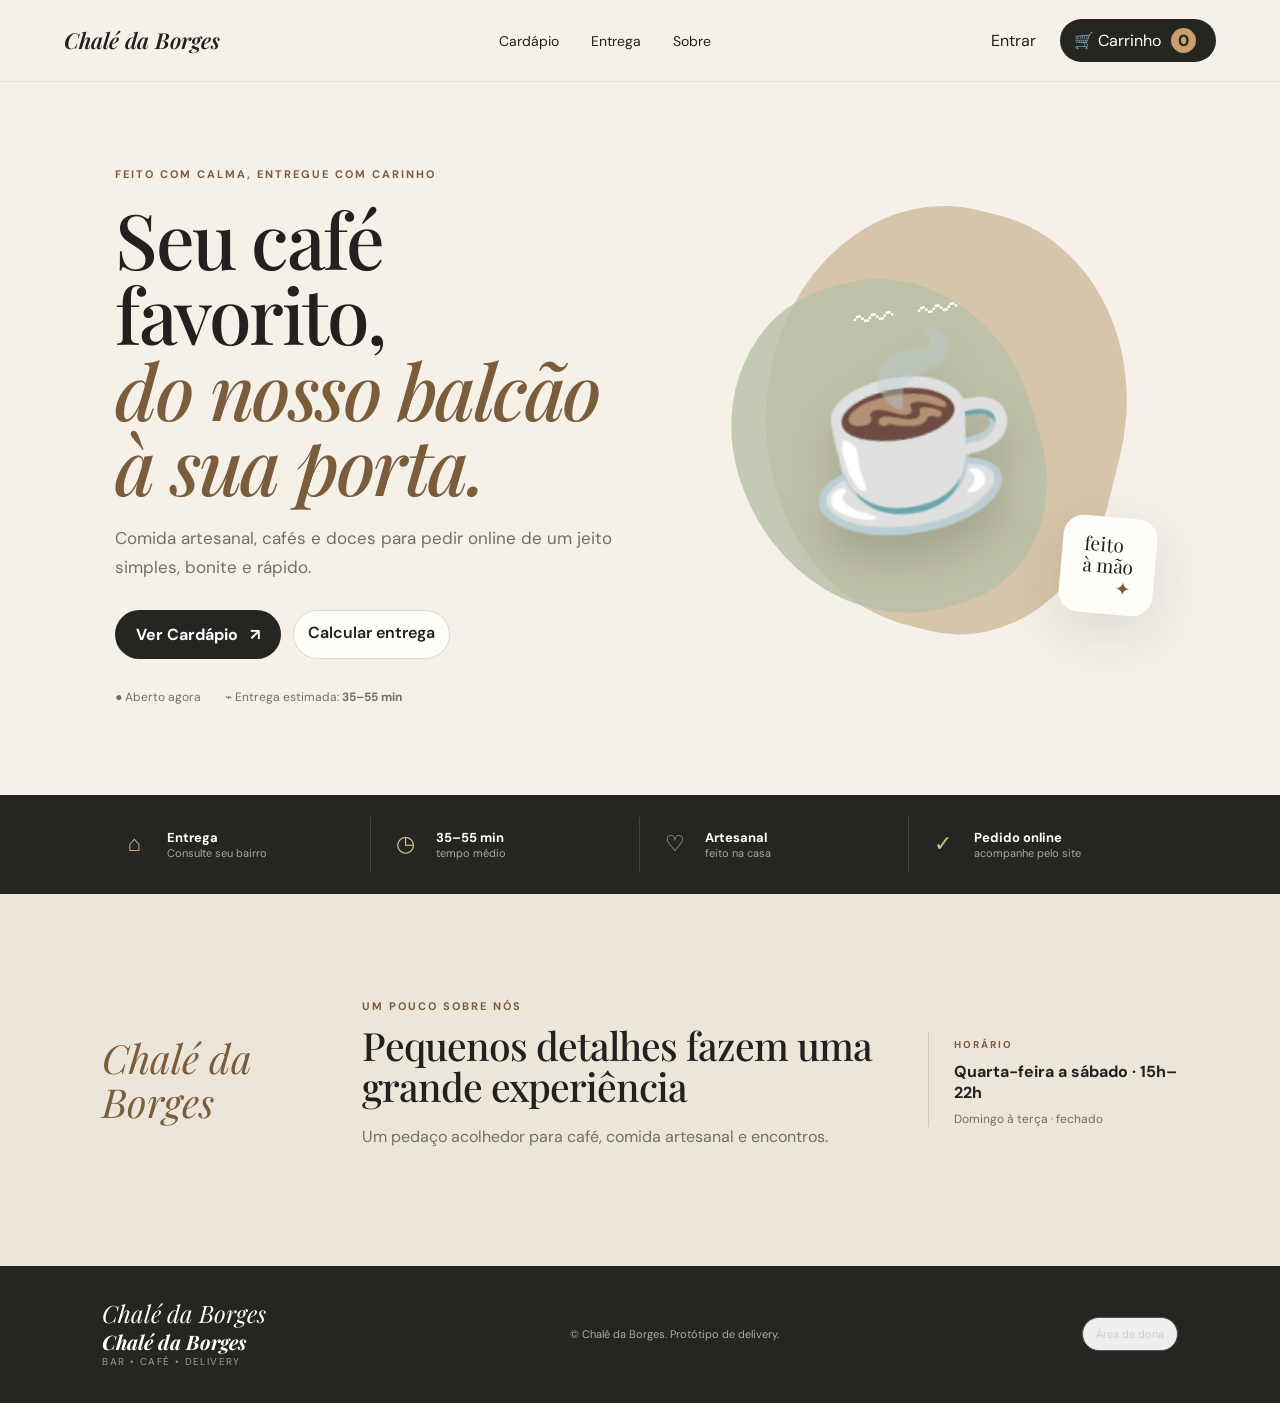
<file: index.html>
<!DOCTYPE html>
<html lang="pt-BR">
<head>
  <meta charset="UTF-8" />
  <meta name="viewport" content="width=device-width, initial-scale=1.0" />
  <meta name="theme-color" content="#1f1f1d" />
  <title>Chalé da Borges — Delivery</title>
  <link rel="preconnect" href="https://fonts.googleapis.com">
  <link rel="preconnect" href="https://fonts.gstatic.com" crossorigin>
  <link href="https://fonts.googleapis.com/css2?family=DM+Sans:wght@400;500;600;700&family=Playfair+Display:wght@500;600;700&display=swap" rel="stylesheet">
  <link rel="stylesheet" href="style.css" />
</head>
<body>
  <div class="toast" id="toast" aria-live="polite"></div>
  <header class="topbar">
    <a class=" brand" href="index.html">

        <strong id="brandName">Chalé da Borges</strong>
        <small id="bar • café • delivery"></small>
      </span>
    </a>
    <nav class="main-nav">
      <a href="cardapio.html">Cardápio</a>
      <a href="entrega.html">Entrega</a>
      <a href="#sobre">Sobre</a>

    </nav> 

    <div class="top-actions">
      <a class="icon-btn" id="loginBtn" href="login.html">Entrar</a>
      <button class="cart-btn" id="cartBtn">
        <span>🛒</span> Carrinho <b id="cartCount">0</b>
      </button>
      <button class="menu-btn" id="menuBtn" aria-label="Abrir menu">☰</button>
    </div>
  </header>

  <main>
    <section class="hero">
      <div class="hero-copy">
        <span class="eyebrow"> feito com calma, entregue com carinho </span>
        <h1>Seu café favorito,<br><em> do nosso balcão à sua porta.</em></h1>
        <p>Comida artesanal, cafés e doces para pedir online de um jeito simples, bonite e rápido. </p>
        <div class="hero-actions">
          <a class="primary-btn" href="cardapio.html">Ver Cardápio <span>↗</span></a>
          <a class="ghost-btn" href="entrega.html">Calcular entrega</a>

        </div>
                <div class="hero-meta">
          <span>● Aberto agora</span>
          <span>⌁ Entrega estimada: <strong id="heroEta">35–55 min</strong></span>
        </div>
      </div>
      <div class="hero-art">
        <div class="blob blob-one"></div>
        <div class="blob blob-two"></div>
        <div class="coffee-cup">
          <div class="cup-steam">〰 〰</div>
          <div class="cup"  >☕</div>
        </div>
        <div class="floating-note">feito<br>à mão<span>✦</span></div>
    </section>
     <section class="quick-info">
      <div><span>⌂</span><strong>Entrega</strong><small>Consulte seu bairro</small></div>
      <div><span>◷</span><strong id="infoEta">35–55 min</strong><small>tempo médio</small></div>
      <div><span>♡</span><strong>Artesanal</strong><small>feito na casa</small></div>
      <div><span>✓</span><strong>Pedido online</strong><small>acompanhe pelo site</small></div>
    </section>

    <section class="about-section" id="sobre">
      <div class= "about-mark">Chalé da Borges </div>
      <div>
        <span class="eyebrow">um pouco sobre nós</span>
        <h2>Pequenos detalhes fazem uma grande experiência</h2>
        <p id="aboutText">Um pedaço acolhedor para café, comida artesanal e encontros.</p>
      </div>
      <div class="hours">
        <span>HORÁRIO</span>
        <strong id="hoursText">Quarta-feira a sábado · 15h–22h</strong>
        <small>Domingo à terça · fechado</small>
      </div>
      </section>
    </main>

    <footer>
    <div class="footer-brand"><span class="brand-mark">Chalé da Borges</span><div><strong id="footerName">Chalé da Borges</strong><small>bar • café • delivery</small></div></div>
    <p>© <span id="year"></span> Chalé da Borges. Protótipo de delivery.</p>
    <button class="admin-link" id="adminBtn">Área da dona</button>
    </footer>

    </body>
    </html>
</file>
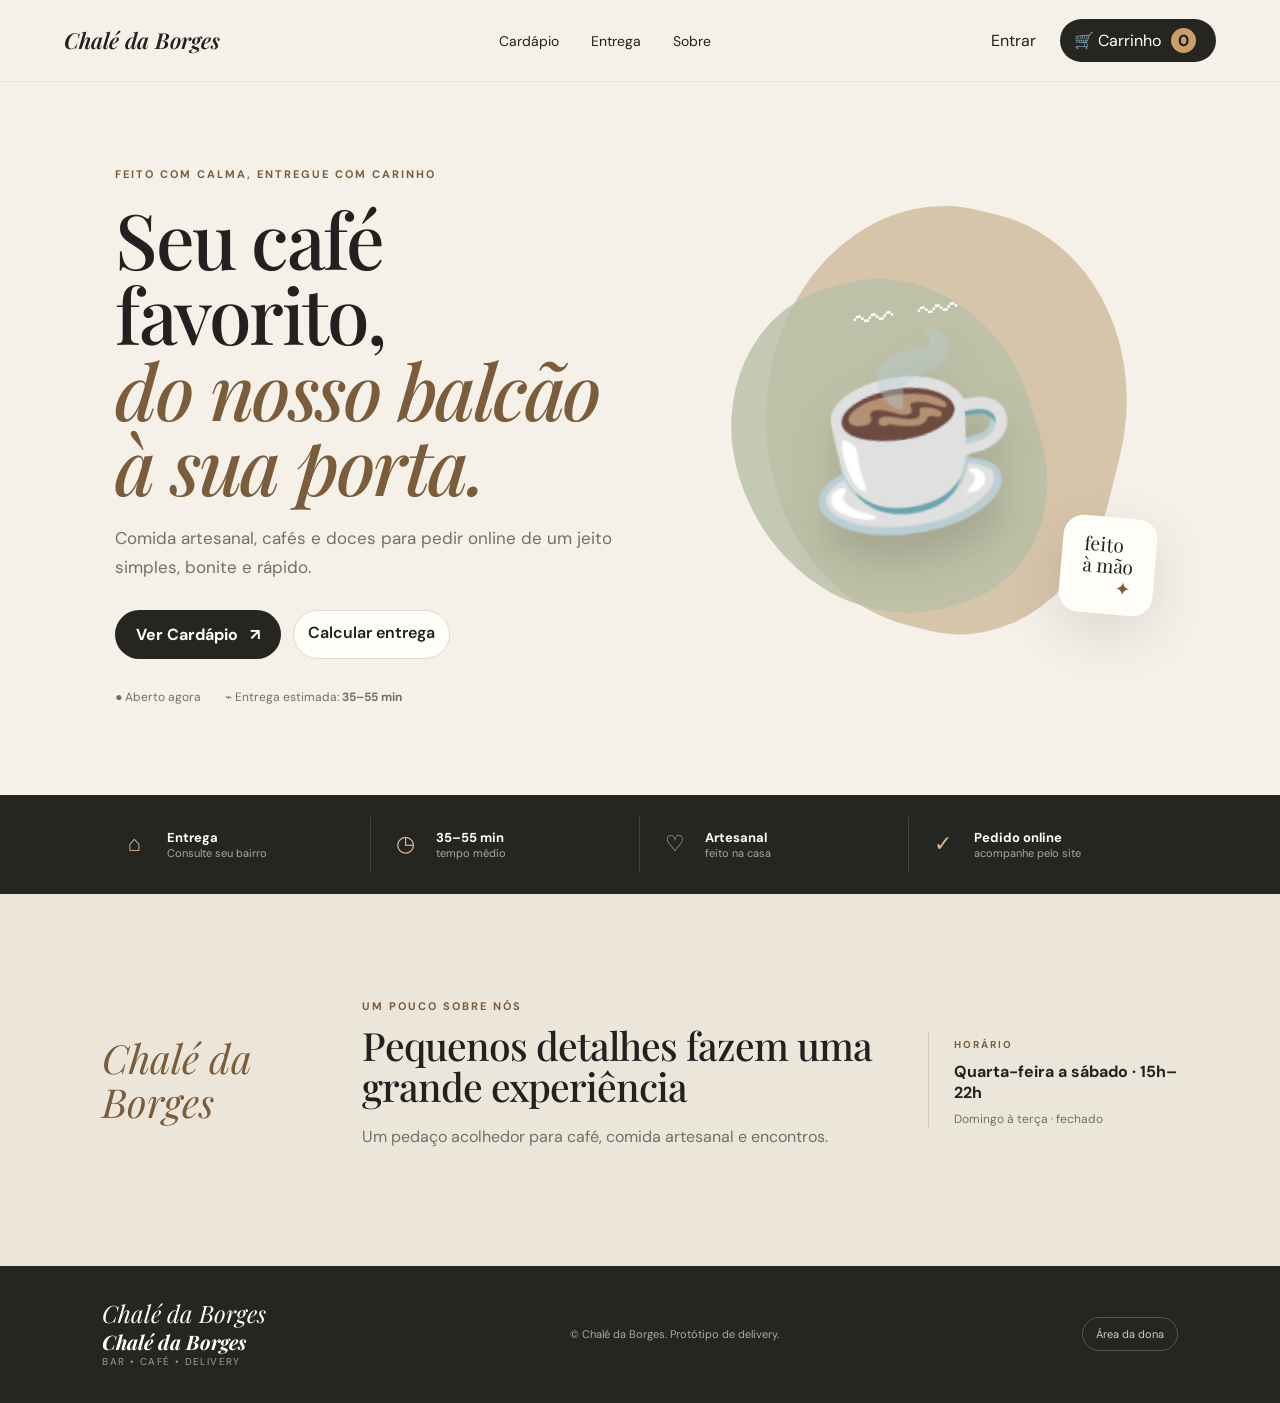
<file: html/index.html>
<!DOCTYPE html>
<html lang="pt-BR">
<head>
  <meta charset="UTF-8" />
  <meta name="viewport" content="width=device-width, initial-scale=1.0" />
  <meta name="theme-color" content="#1f1f1d" />
  <title>Chalé da Borges — Delivery</title>
  <link rel="preconnect" href="https://fonts.googleapis.com">
  <link rel="preconnect" href="https://fonts.gstatic.com" crossorigin>
  <link href="https://fonts.googleapis.com/css2?family=DM+Sans:wght@400;500;600;700&family=Playfair+Display:wght@500;600;700&display=swap" rel="stylesheet">
  <link rel="stylesheet" href="../style.css">
</head>
<body>
  <div class="toast" id="toast" aria-live="polite"></div>
  <header class="topbar">
    <a class=" brand" href="index.html">

        <strong id="brandName">Chalé da Borges</strong>
        <small id="bar • café • delivery"></small>
      </span>
    </a>
    <nav class="main-nav">
      <a href="cardapio.html">Cardápio</a>
      <a href="entrega.html">Entrega</a>
      <a href="#sobre">Sobre</a>

    </nav> 

    <div class="top-actions">
      <a class="icon-btn" id="loginBtn" href="login.html">Entrar</a>
      <button class="cart-btn" id="cartBtn">
        <span>🛒</span> Carrinho <b id="cartCount">0</b>
      </button>
      <button class="menu-btn" id="menuBtn" aria-label="Abrir menu">☰</button>
    </div>
  </header>

  <main>
    <section class="hero">
      <div class="hero-copy">
        <span class="eyebrow"> feito com calma, entregue com carinho </span>
        <h1>Seu café favorito,<br><em> do nosso balcão à sua porta.</em></h1>
        <p>Comida artesanal, cafés e doces para pedir online de um jeito simples, bonite e rápido. </p>
        <div class="hero-actions">
          <a class="primary-btn" href="cardapio.html">Ver Cardápio <span>↗</span></a>
          <a class="ghost-btn" href="entrega.html">Calcular entrega</a>

        </div>
                <div class="hero-meta">
          <span>● Aberto agora</span>
          <span>⌁ Entrega estimada: <strong id="heroEta">35–55 min</strong></span>
        </div>
      </div>
      <div class="hero-art">
        <div class="blob blob-one"></div>
        <div class="blob blob-two"></div>
        <div class="coffee-cup">
          <div class="cup-steam">〰 〰</div>
          <div class="cup"  >☕</div>
        </div>
        <div class="floating-note">feito<br>à mão<span>✦</span></div>
    </section>
     <section class="quick-info">
      <div><span>⌂</span><strong>Entrega</strong><small>Consulte seu bairro</small></div>
      <div><span>◷</span><strong id="infoEta">35–55 min</strong><small>tempo médio</small></div>
      <div><span>♡</span><strong>Artesanal</strong><small>feito na casa</small></div>
      <div><span>✓</span><strong>Pedido online</strong><small>acompanhe pelo site</small></div>
    </section>

    <section class="about-section" id="sobre">
      <div class= "about-mark">Chalé da Borges </div>
      <div>
        <span class="eyebrow">um pouco sobre nós</span>
        <h2>Pequenos detalhes fazem uma grande experiência</h2>
        <p id="aboutText">Um pedaço acolhedor para café, comida artesanal e encontros.</p>
      </div>
      <div class="hours">
        <span>HORÁRIO</span>
        <strong id="hoursText">Quarta-feira a sábado · 15h–22h</strong>
        <small>Domingo à terça · fechado</small>
      </div>
      </section>
    </main>

    <footer>
    <div class="footer-brand"><span class="brand-mark">Chalé da Borges</span><div><strong id="footerName">Chalé da Borges</strong><small>bar • café • delivery</small></div></div>
    <p>© <span id="year"></span> Chalé da Borges. Protótipo de delivery.</p>
    <a class="admin-link" href="admin.html">Área da dona</a>
    </footer>

    </body>
    </html>
</file>
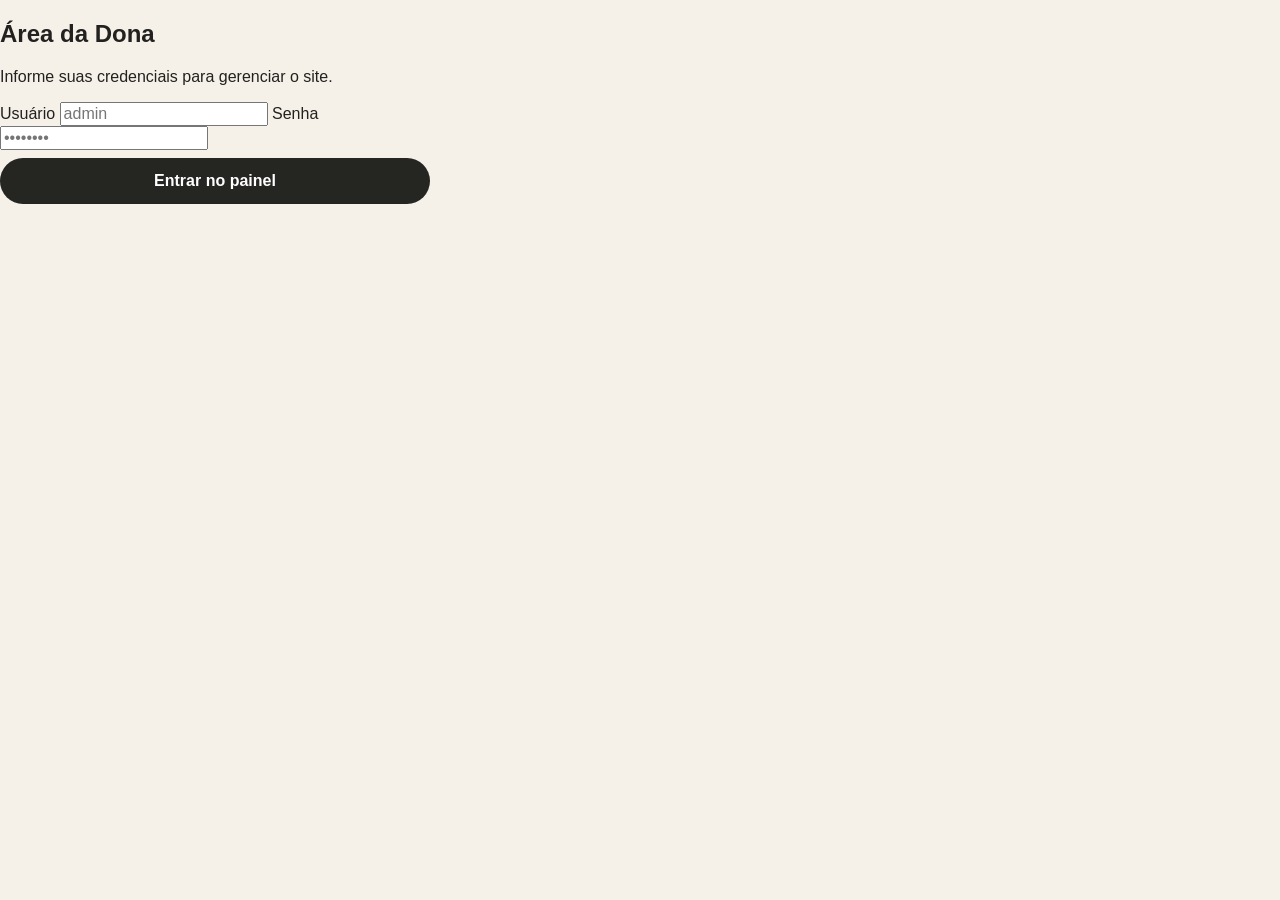
<file: admin.html>
<!DOCTYPE html>
<html lang="pt-BR">
<head>
  <meta charset="UTF-8">
  <meta name="viewport" content="width=device-width, initial-scale=1.0">
  <title>Área da Dona - Chalé da Borges</title>
  <link rel="stylesheet" href="style.css">
</head>
<body>

    <main class="authcontainer" id="adminLoginSection">
        <div class="auth-card small-modal">
            <h2>Área da Dona</h2>
            <p>Informe suas credenciais para gerenciar o site.</p>

            <form id="adminLoginForm">
                <label for="adminUser">Usuário
                    <input type="text" id="adminUser" placeholder="admin" required>
                </label>

                <label for="adminPass">Senha
                    <input type="text" id="adminPass" placeholder="••••••••" required>
            </label>

            <button type="submit" class="primary-btn full">Entrar no painel</button>
            </form>
        </div>
    </main>

    <main class="admin-container" id="adminDashboardSection" hidden>
        <div class="modal admin-modal">

            <div class="admin-header">
                <div>
                    <span class="eyebrow" >Painel Local</span>
                    <h2>Área da dona</h2>
                </div>
                <div style="display: flex; gap: 10px; align-items: center;">
                <span class="admin-badge">DEMO</span>
                <button id="logoutBtn" class="danger-btn">Sair</button>
            </div>
        </div>
        <div class="admin-tabs";>
        <button class="active" data-admin-tab="business">Estabelecimento</button>
        <button data-admin-tab="delivery">Entrega</button>
        <button data-admin-tab="items">Cardápio</button>
        </div>

        <div class="admin-panel active" id="admin-business">
            <div class="form-grid">
                <label for="adminName">Nome
                <input id="adminName">
                </label>

                <label for="adminTagline">Subtítulo
            <input id="adminTagline">
          </label>
          
          <label for="adminAbout" class="wide">Descrição
            <textarea id="adminAbout"></textarea>
          </label>
          
          <label for="adminHours">Horário
            <input id="adminHours">
          </label>
          
          <label for="adminEta">Tempo de entrega
            <input id="adminEta">
          </label>
        </div>
        <button class="primary-btn" id="saveBusiness">Salvar informações</button>
      </div>
 <div class="admin-panel" id="admin-delivery">
        <div class="form-grid">
          <label for="adminBaseFee">Taxa base (R$)
            <input type="number" step="0.50" id="adminBaseFee">
          </label>
          
          <label for="adminRadius">Raio de entrega (km)
            <input type="number" step="1" id="adminRadius">
          </label>
          
          <label for="adminMinTime">Tempo mínimo
            <input type="number" id="adminMinTime">
          </label>
          
          <label for="adminMaxTime">Tempo máximo
            <input type="number" id="adminMaxTime">
          </label>
        </div>
        <button class="primary-btn" id="saveDelivery">Salvar entrega</button>
      </div>
      <div class="admin-panel" id="admin-items">
        <div class="admin-add-row">
          <input id="newItemName" placeholder="Nome do item">
          <input id="newItemPrice" type="number" step="0.01" placeholder="Preço">
          <select id="newItemCategory"></select>
          <button class="primary-btn" id="addItem">Adicionar</button>
        </div>
        <div id="adminItemsList"></div>
      </div>
    </div>
  </main>
  </body>
  </html>
</file>
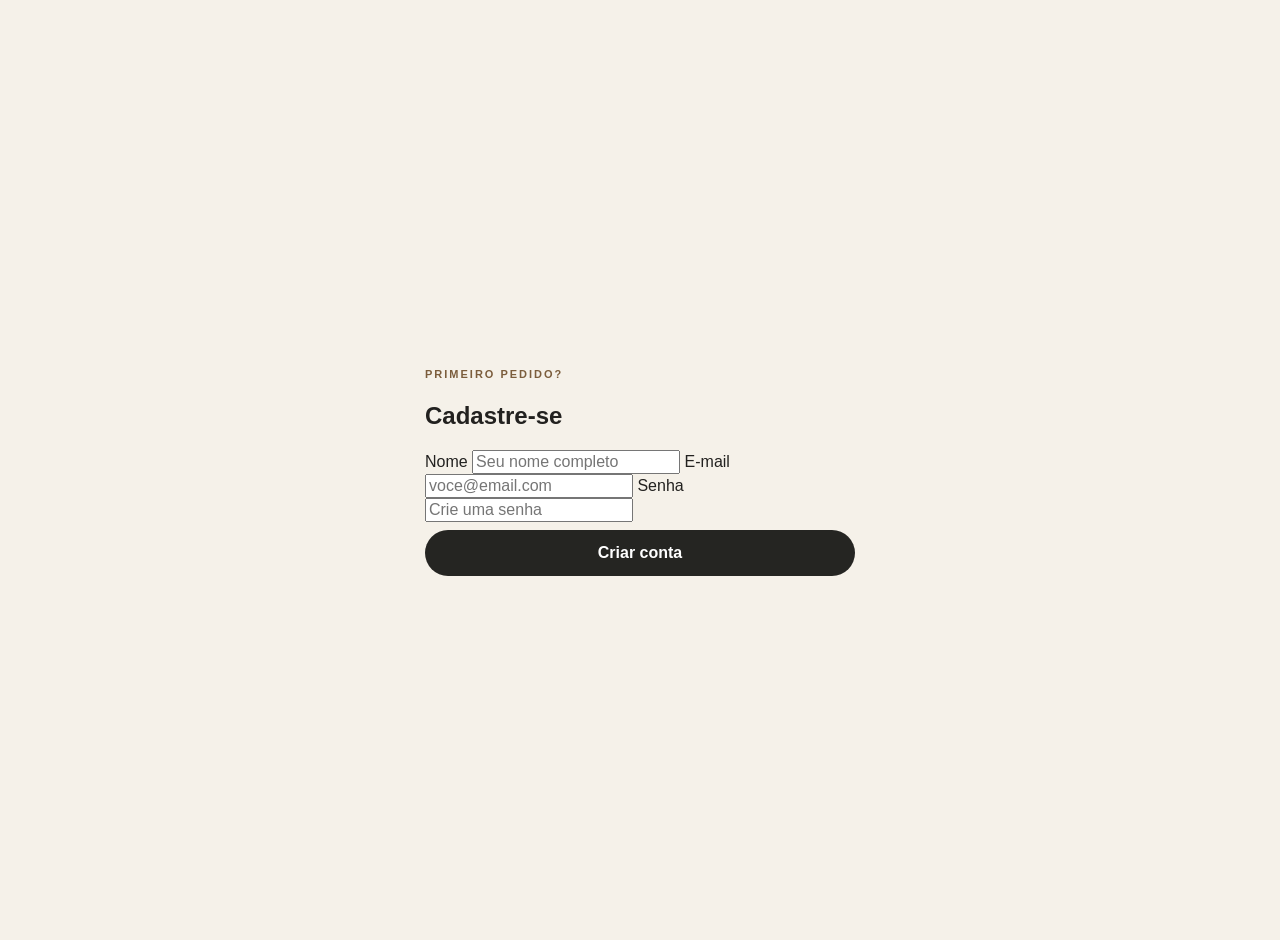
<file: cadastro.html>
<!DOCTYPE html>
<html lang="pt-BR">
<head>
    <meta charset="UTF-8">
    <meta name="viewport" content="width=device-width, initial-scale=1.0">
    <title>Admin - Chalé da Borges</title>
    <link rel="stylesheet" href="style.css">
</head>
<body>
    <body class="page-center"></body>
    <main class="auth-container">
        <div class="auth-card small-modal">
            <span class="eyebrow">Primeiro pedido?</span>
            <h2>Cadastre-se</h2>

            <form id="registerForm">
                <label for="registerName">Nome
                    <input type="text" id="registerName" placeholder="Seu nome completo" required>
                </label>
                <label for="registerEmail">E-mail
                    <input type="email" id="registerEmail" placeholder="voce@email.com" required>
                </label>
                <label for="registerPassword">Senha
                    <input type="password" id="registerPassword" placeholder="Crie uma senha" required>
                </label>

                <button type="submit" class="primary-btn full" id="doRegister">Criar conta</button>

            </form>
        </div>
    </main>
    
</body>
</html>
</file>
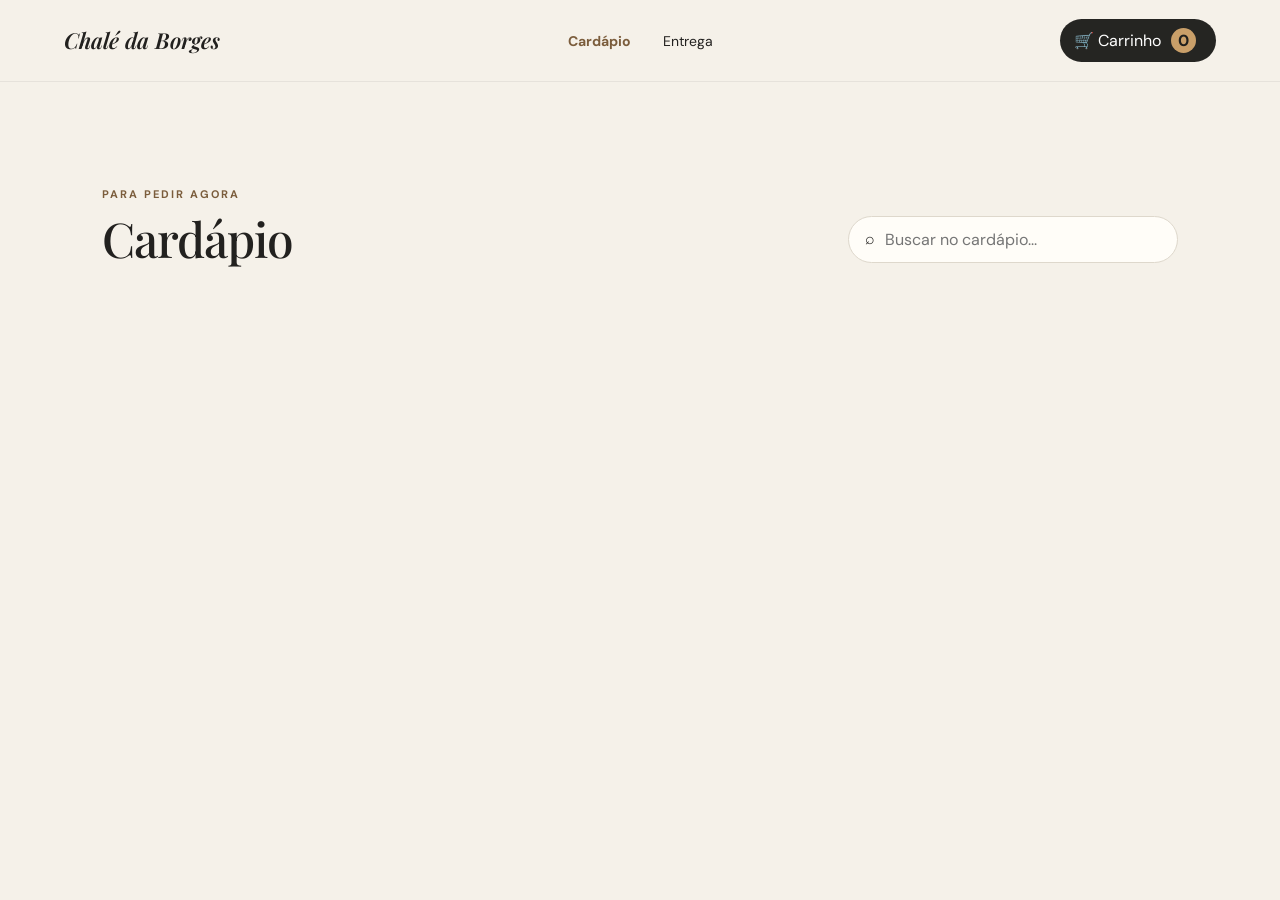
<file: cardapio.html>
<!DOCTYPE html>
<html lang="pt-BR">
<head>
    <meta charset="UTF-8">
    <meta name="viewport" content="width=device-width, initial-scale=1.0">
    <title>Cardápio - Chalé da Borges</title>
    <link rel="preconnect" href="https://fonts.googleapis.com">
  <link rel="preconnect" href="https://fonts.gstatic.com" crossorigin>
  <link href="https://fonts.googleapis.com/css2?family=DM+Sans:wght@400;500;600;700&family=Playfair+Display:wght@500;600;700&display=swap" rel="stylesheet">
  <link rel="stylesheet" href="style.css" />

</head>
<body>
    <div class="toast" id="toast"></div>

    <header class="topbar">
    <a class="brand" href="index.html">
      <strong id="brandName">Chalé da Borges</strong>
      </a>
    <nav class="main-nav">
      <a href="cardapio.html" class="active">Cardápio</a>
      <a href="entrega.html">Entrega</a>
    </nav>
    <div class="top-actions">
      <button class="cart-btn" id="cartBtn">🛒 Carrinho <b id="cartCount">0</b></button>
    </div>
  </header>

  <main class="menu-section">
    <div class="section-heading">
      <div>
        <span class="eyebrow">para pedir agora</span>
        <h2>Cardápio</h2>
      </div>
      <div class="search-wrap">
        <span>⌕</span>
        <input id="searchInput" type="search" placeholder="Buscar no cardápio..." />
      </div>
    </div>
    <div class="category-tabs" id="categoryTabs"></div>
    <div class="menu-grid" id="menuGrid"></div>
    <div class="empty-state" id="emptyState" hidden>Nenhum item encontrado.</div>
  </main>

  <script type="module" src="js/cardapio.js"></script>
</body>
</html>























    
</body>
</html>
</file>
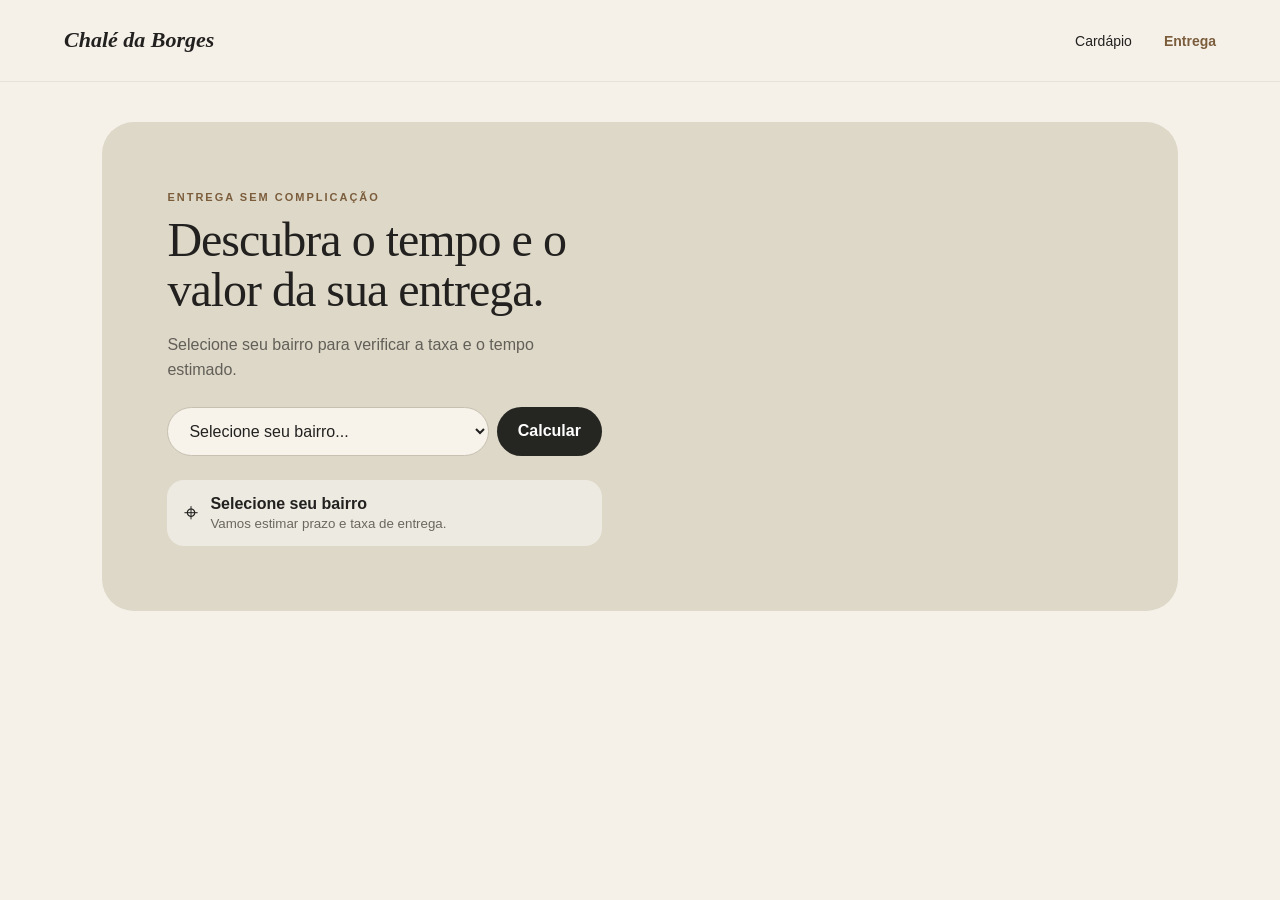
<file: entrega.html>
<!DOCTYPE html>
<html lang="pt-BR">
<head>
    <meta charset="UTF-8">
    <meta name="viewport" content="width=device-width, initial-scale=1.0">
    <title>Entrega - Chalé da Borges</title>
    <link rel="stylesheet" href="style.css">
</head>
<body>
    <div class="toast" id="toast"></div>
    <header class="topbar">
        <a class="brand" href="index.html"><strong> Chalé da Borges</strong></a>
        <nav class="main-nav">
            <a href="cardapio.html">Cardápio</a>
            <a href="entrega.html" class="active">Entrega</a>
        </nav>
        </header>

        <main class="delivery-section">
            <div class="delivery-card">
                <div class="delivery-copy">
                    <span class="eyebrow">entrega sem complicação</span>
                    <h2>Descubra o tempo e o valor da sua entrega.</h2>
                    <p>Selecione seu bairro para verificar a taxa e o tempo estimado.</p>
                    <div class="cep-row">
                        <select id="bairroSelect" class="input-select">
                            <option value="" disabled selected>Selecione seu bairro...</option>
                            <option value="Centro">Centro</option>
                            <option value="imocasa">Imocasa</option>
                            <option value="grassmann">Grassmann</option>
                            <option value="contestado">Contestado</option>
                            <option value="areia">Areia</option>
                            <option value="picadilly">Picadilly</option>
                            <option value="rolantinho">Rolantinho</option>
                            <option value="alto_rolantinho">Alto Rolantinho</option>
                            </select>
                      
                        <button class="primary-btn" id="calcDeliveryBtn">Calcular</button>
                    </div>
                    <div class="delivery-result" id="deliveryResult">
                        <span>⌖</span>
                        <div><strong>Selecione seu bairro</strong><small>Vamos estimar prazo e taxa de entrega.</small></div>
                    </div>
                </div>
            </div>
        </main>

</body>
</html>
</file>
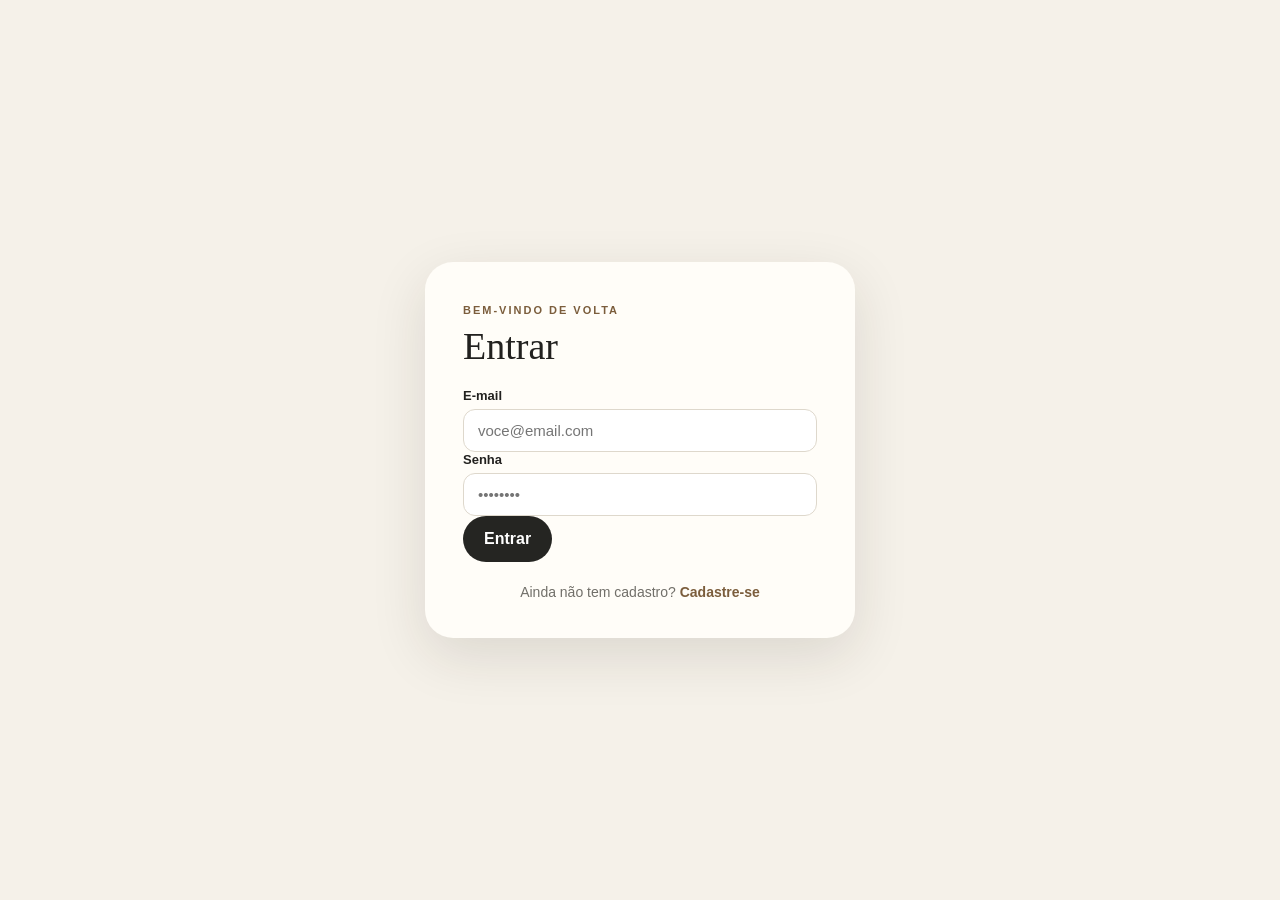
<file: login.html>
<!DOCTYPE html>
<html lang="pt-BR">
<head>
  <meta charset="UTF-8" />
  <meta name="viewport" content="width=device-width, initial-scale=1.0" />
  <title>Entrar — Chalé da Borges</title>
  <link rel="stylesheet" href="style.css" />
</head>
<body class="page-center">
    <div class="modal small-modal">
        <span class="eyebrow">bem-vindo de volta</span>
        <h2>Entrar</h2>
        <label>E-mail<input type="email" id= "loginEmail" placeholder="voce@email.com" /></label>
        <label>Senha<input type="password" id="loginPassword" placeholder="••••••••" /></label>
        <button class="primary-btn" id="doLogin">Entrar</button>
        <p class="modal-foot">Ainda não tem cadastro? <a href="cadastro.html" class="text-btn">Cadastre-se</a></p>
    </div>
</body>
</html>
</file>
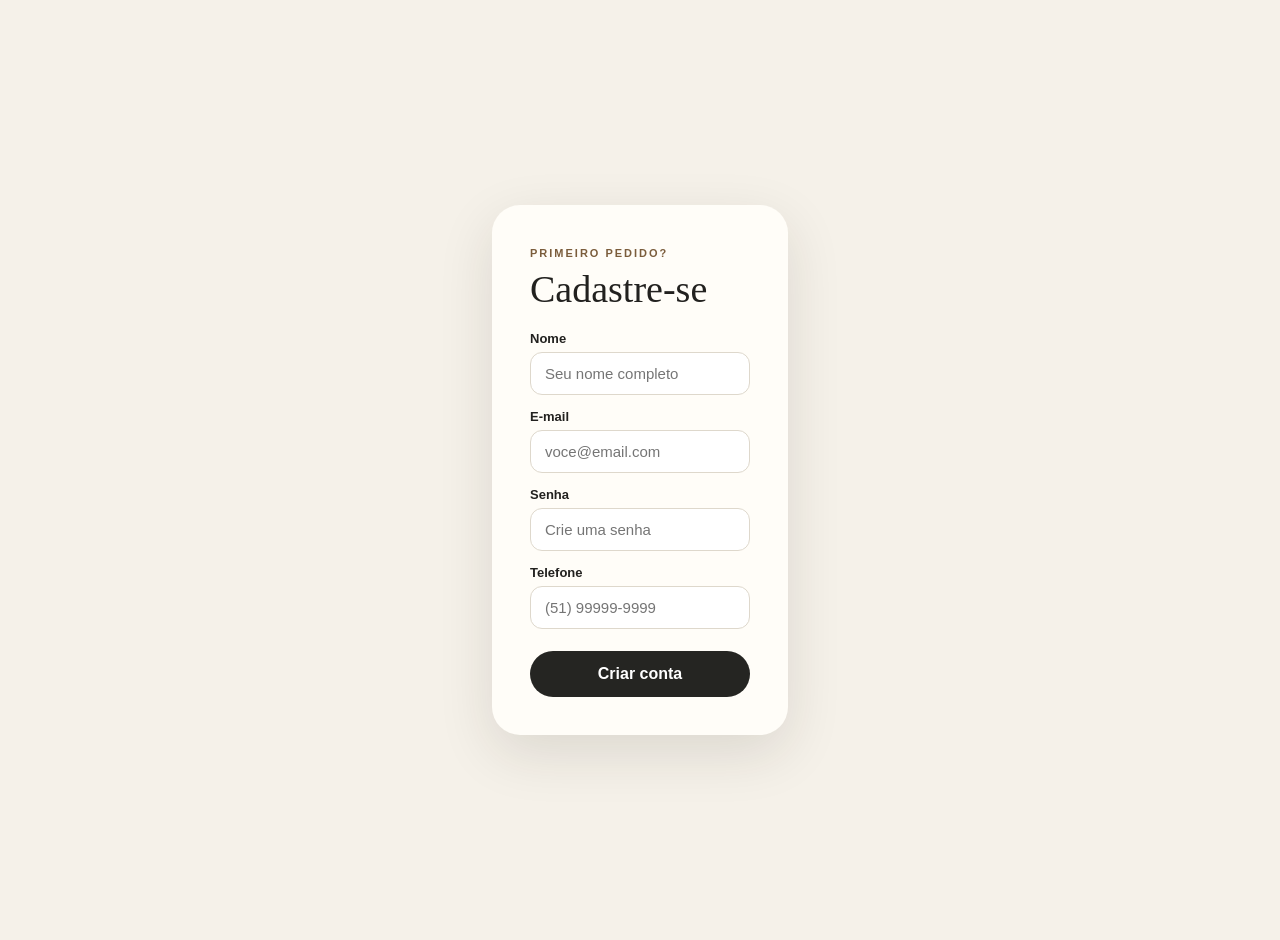
<file: html/cadastro.html>
<!DOCTYPE html>
<html lang="pt-BR">
<head>
    <meta charset="UTF-8">
    <meta name="viewport" content="width=device-width, initial-scale=1.0">
    <title>Admin - Chalé da Borges</title>
    <link rel="stylesheet" href="../style.css">
</head>
    <body class="page-center">
    <main class="auth-container">
        <div class="auth-card modal small-modal">
            <span class="eyebrow">Primeiro pedido?</span>
            <h2>Cadastre-se</h2>

            <form id="registerForm">
                <label for="registerName">Nome
                    <input type="text" id="registerName" placeholder="Seu nome completo" required>
                </label>
                <label for="registerEmail">E-mail
                    <input type="email" id="registerEmail" placeholder="voce@email.com" required>
                </label>
                <label for="registerPassword">Senha
                    <input type="password" id="registerPassword" placeholder="Crie uma senha" required>
                </label>
                <label for="registerPhone"> Telefone <input type="tel" id="registerPhone" placeholder="(51) 99999-9999">
</label>

                <button type="submit" class="primary-btn full" id="doRegister">Criar conta</button>
                <p id="registerError" class="form-error" hidden></p>

            </form>
        </div>
    </main>
    <script type="module" src="../js/cadastro.js">

    </script>
</body>
</html>
</file>
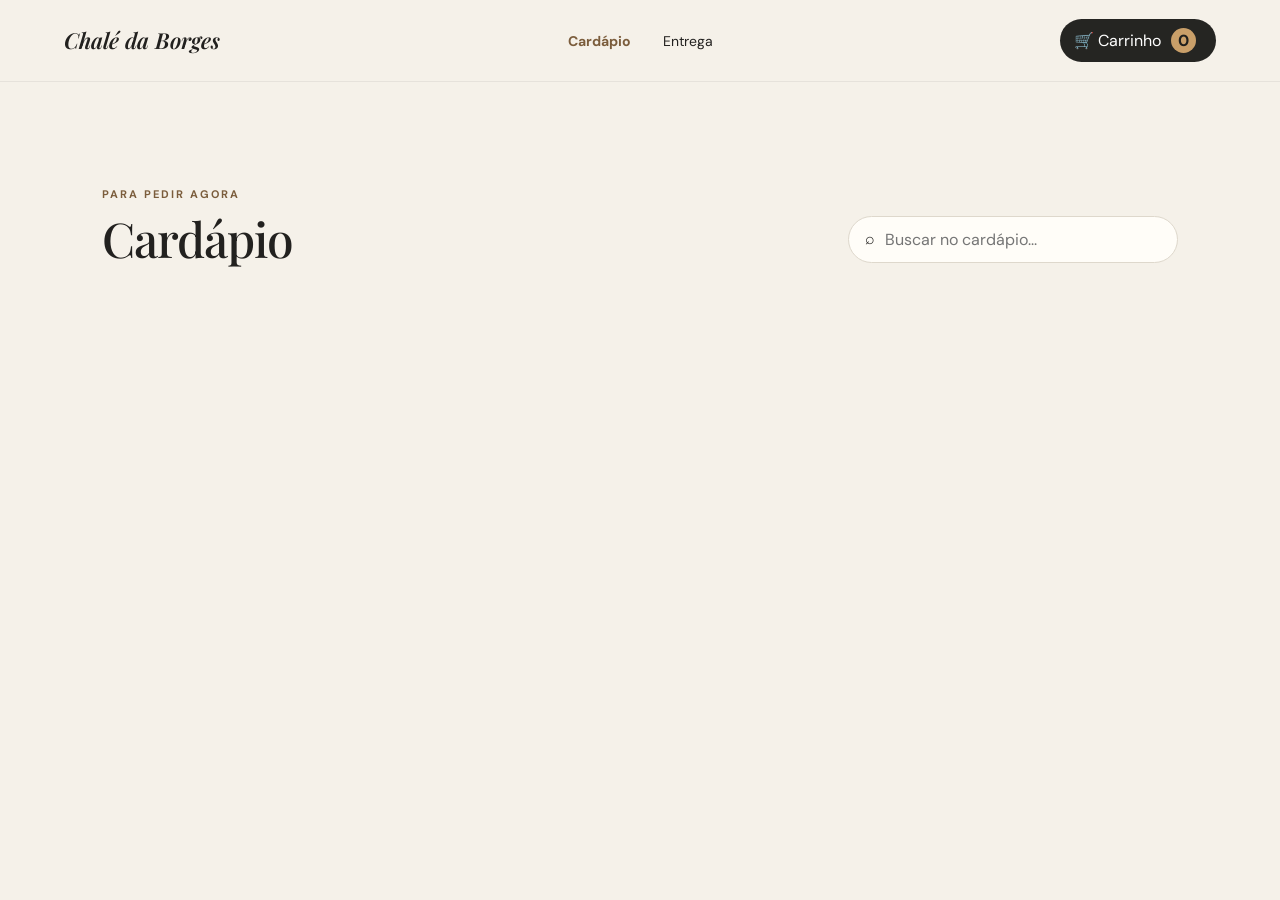
<file: html/cardapio.html>
<!DOCTYPE html>
<html lang="pt-BR">
<head>
    <meta charset="UTF-8">
    <meta name="viewport" content="width=device-width, initial-scale=1.0">
    <title>Cardápio - Chalé da Borges</title>
    <link rel="preconnect" href="https://fonts.googleapis.com">
  <link rel="preconnect" href="https://fonts.gstatic.com" crossorigin>
  <link href="https://fonts.googleapis.com/css2?family=DM+Sans:wght@400;500;600;700&family=Playfair+Display:wght@500;600;700&display=swap" rel="stylesheet">
  <link rel="stylesheet" href="../style.css" />

</head>
<body>
    <div class="toast" id="toast"></div>

    <header class="topbar">
    <a class="brand" href="index.html">
      <strong id="brandName">Chalé da Borges</strong>
      </a>
    <nav class="main-nav">
      <a href="cardapio.html" class="active">Cardápio</a>
      <a href="entrega.html">Entrega</a>
    </nav>
    <div class="top-actions">
      <button class="cart-btn" id="cartBtn">🛒 Carrinho <b id="cartCount">0</b></button>
    </div>
  </header>

  <main class="menu-section">
    <div class="section-heading">
      <div>
        <span class="eyebrow">para pedir agora</span>
        <h2>Cardápio</h2>
      </div>
      <div class="search-wrap">
        <span>⌕</span>
        <input id="searchInput" type="search" placeholder="Buscar no cardápio..." />
      </div>
    </div>
    <div class="category-tabs" id="categoryTabs"></div>
    <div class="menu-grid" id="menuGrid"></div>
    <div class="empty-state" id="emptyState" hidden>Nenhum item encontrado.</div>
    <p class="menu-footnote" id="menuFootnote" hidden></p>
  </main>

  <script type="module" src="../js/cardapio.js"></script>
</body>
</html>























    
</body>
</html>
</file>
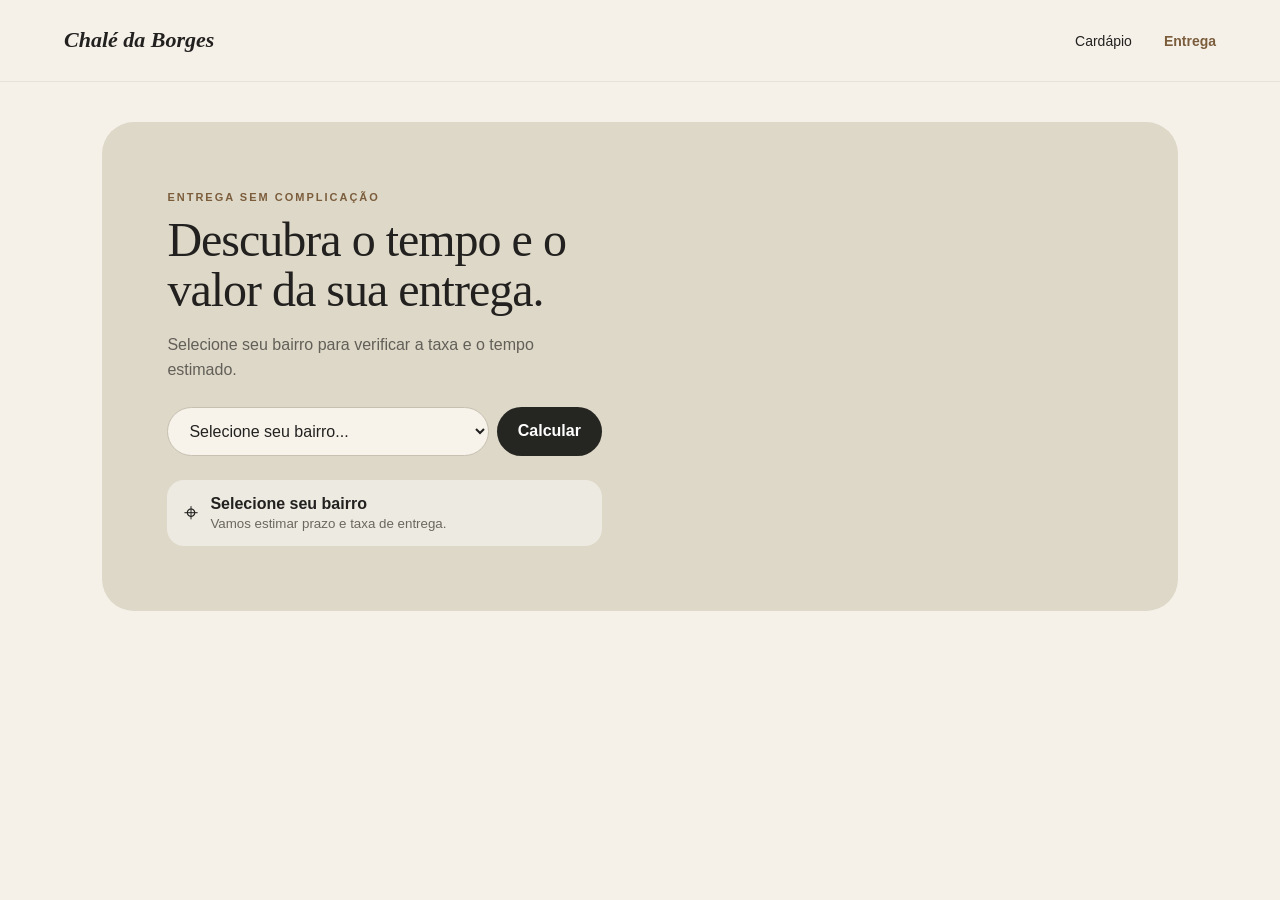
<file: html/entrega.html>
<!DOCTYPE html>
<html lang="pt-BR">
<head>
    <meta charset="UTF-8">
    <meta name="viewport" content="width=device-width, initial-scale=1.0">
    <title>Entrega - Chalé da Borges</title>
    <link rel="stylesheet" href="../style.css">
</head>
<body>
    <div class="toast" id="toast"></div>
    <header class="topbar">
        <a class="brand" href="index.html"><strong> Chalé da Borges</strong></a>
        <nav class="main-nav">
            <a href="cardapio.html">Cardápio</a>
            <a href="entrega.html" class="active">Entrega</a>
        </nav>
        </header>

        <main class="delivery-section">
            <div class="delivery-card">
                <div class="delivery-copy">
                    <span class="eyebrow">entrega sem complicação</span>
                    <h2>Descubra o tempo e o valor da sua entrega.</h2>
                    <p>Selecione seu bairro para verificar a taxa e o tempo estimado.</p>
                    <div class="cep-row">
                        <select id="bairroSelect" class="input-select">
                            <option value="" disabled selected>Selecione seu bairro...</option>
                            <option value="Centro">Centro</option>
                            <option value="imocasa">Imocasa</option>
                            <option value="grassmann">Grassmann</option>
                            <option value="contestado">Contestado</option>
                            <option value="areia">Areia</option>
                            <option value="picadilly">Picadilly</option>
                            <option value="rolantinho">Rolantinho</option>
                            <option value="alto_rolantinho">Alto Rolantinho</option>
                            </select>
                      
                        <button class="primary-btn" id="calcDeliveryBtn">Calcular</button>
                    </div>
                    <div class="delivery-result" id="deliveryResult">
                        <span>⌖</span>
                        <div><strong>Selecione seu bairro</strong><small>Vamos estimar prazo e taxa de entrega.</small></div>
                    </div>
                </div>
            </div>
        </main>

</body>
</html>
</file>
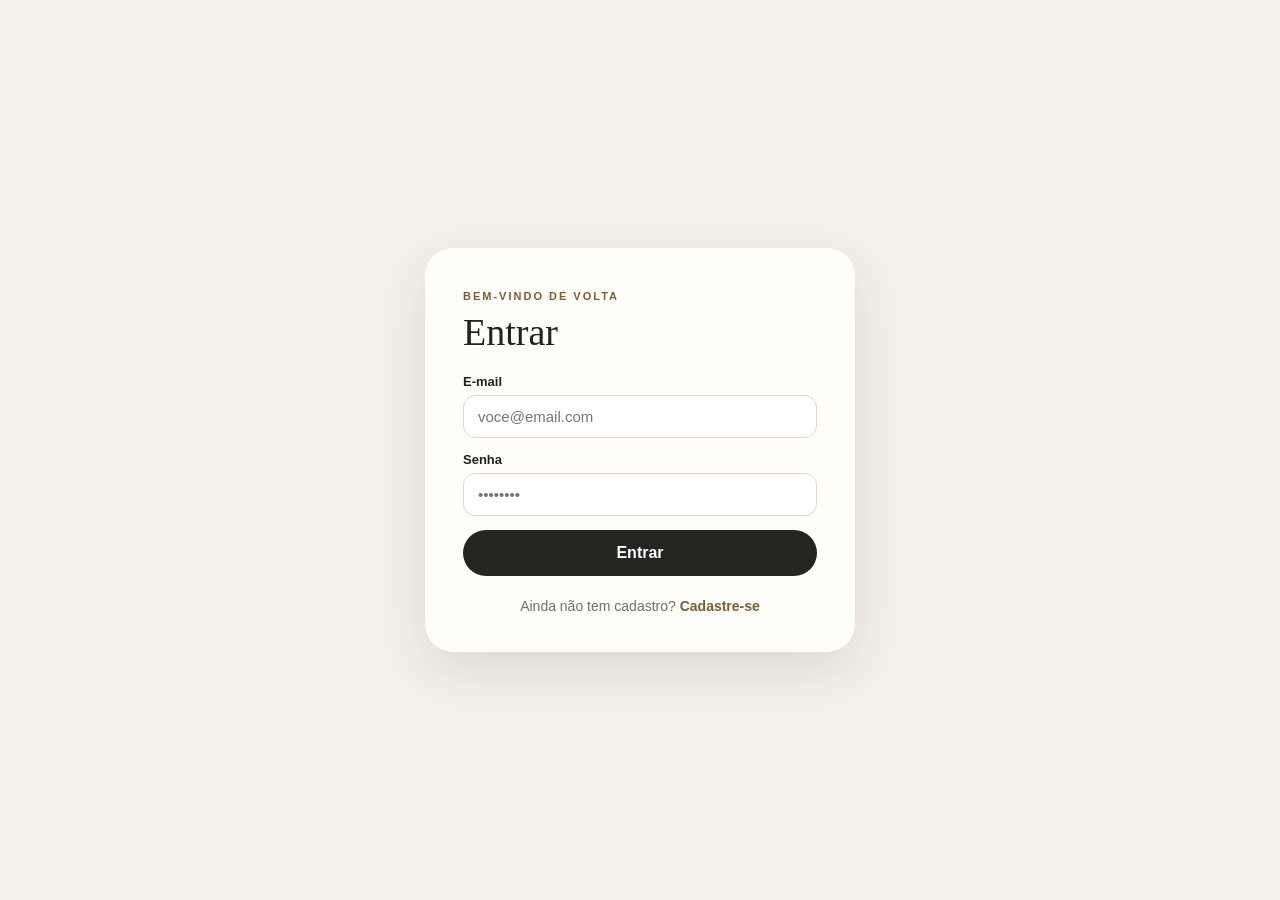
<file: html/login.html>
<!DOCTYPE html>
<html lang="pt-BR">
<head>
  <meta charset="UTF-8" />
  <meta name="viewport" content="width=device-width, initial-scale=1.0" />
  <title>Entrar — Chalé da Borges</title>
  <link rel="stylesheet" href="../style.css" />
</head>

<body class="page-center">
  <div class="modal small-modal">
    <span class="eyebrow">bem-vindo de volta</span>
    <h2>Entrar</h2>

    <form id="loginForm">
      <label>E-mail <input type="email" id="loginEmail" placeholder="voce@email.com" required/>
      </label>

      <label> Senha <input type="password" id="loginPassword" placeholder="••••••••" required/>
      </label>

      <p id="loginError" class="form-error" hidden></p>

      <button type="submit" class="primary-btn" id="doLogin">
        Entrar
      </button>
    </form>

    <p class="modal-foot">
      Ainda não tem cadastro?
      <a href="cadastro.html" class="text-btn">Cadastre-se</a>
    </p>
  </div>

  <script type="module" src="../js/login.js"></script>
</body>
</html>
</file>
<file: style.css>
/*cor padrão do sistema*/
:root {
    --bg:#f5f1e9;
    --paper:#fffdf8;
    --ink:#22211f;
    --muted:#716f69;
    --line:#ded8cc;
    --accent: #7b5d3c;
    --accent-2: #c99f69;
    --dark: #252522;
    --white: #fffdf8;
    --shadow: 0 18px 55px rgba(44, 37, 27, .12);
    --radius: 24px;
}

* { 
    box-sizing: border-box;
}

html {
    scroll-behavior: smooth;
}
/*corpo do site*/
body{
    margin:0;
    background: var(--bg);
    color: var(--ink);
    font-family: 'DM Sans', sans-serif;
}

button,
input,
select,
textarea {
    font-family: inherit;
    font-size: inherit;
}

button,
a {
    cursor: pointer;
}

a{
    text-decoration: none;
    color: inherit;
}
/*cabeçalho e navegação*/
.topbar{
    height: 82px;
    padding: 0 5vw;
    display: flex;
    align-items: center;
    justify-content: space-between;
    position:sticky;
    top:0;
    z-index: 20;
    background: rgba(245, 241, 233, .9);
    backdrop-filter: blur(18px);
    border-bottom: 1px solid rgba(0, 0, 0, .06);
}
.brand {
    display: flex;
    gap: 12px;
    align-items: center;
}
.brand-mark,
.about-mark {
    font-family:'Playfair Display', serif;
    font-style:italic;
    font-size: 24px;
    line-height: 1;
 
}


.about-mark{
    font-size: 30px;
}

.brand small,
.footer-brand small{
    display: block;
    color: var(--muted);
    font-size: 10px;
    letter-spacing: 1.4px;
    text-transform: uppercase;
}

.brand strong,
.footer-brand strong {
    display: block;
    font-size: 15px;
}

.brand strong {
    font-family: 'Playfair Display', serif;
    font-style: italic;
    font-weight: 600;
    font-size: 22px;
    line-height: 1.1;
}
.main-nav {
    display: flex ;
    gap: 2rem;
    align-items: center;
}

.main-nav {
    font-size: 14px;
}

.main-nav a:hover,
.main-nav a.active {
    color: var(--accent);
}

.main-nav a.active {
    font-weight: 700;
}

.top-actions {
    display:flex;
    gap: 10px;
    align-items: center;
}
.icon-btn,
.ghost-btn,
.cart-btn,
.menu-btn {
    border: 0;
    background: none;
    padding: 11px 14px;
    border-radius: 999px;

}

.icon-btn:hover,
.ghost-btn:hover {
    background:#e9e3d8;
}

/*carrinho*/
.cart-btn {
    background: var(--dark);
    color:white;
}

.cart-btn b{
    background: #c99f69;
    color: #1f1f1d;
    padding: 2px 7px;
    border-radius: 20px;
    margin: 6px;

}
.menu-btn {
  display: none;
  font-size: 22px;
}

/* sessão principal*/

.hero {
  min-height: 650px;
  padding: 80px 9vw 90px;
  display: grid;
  grid-template-columns: 1fr 1fr;
  align-items: center;
  gap: 30px;
  overflow: hidden;
}

/* texto de apresentação acima dos títulos */
.eyebrow {
  font-size: 11px;
  letter-spacing: 2px;
  text-transform: uppercase;
  color: var(--accent);
  font-weight: 700;
}

.hero h1 {
  font-family: "Playfair Display", serif;
  font-size: clamp(46px, 6vw, 78px);
  font-weight: 500;
  line-height: .98;
  margin: 18px 0 22px;
  letter-spacing: -2.5px;
}

.hero h1 em {
  color: var(--accent);
  font-style: italic;
}

.hero p {
  font-size: 17px;
  line-height: 1.7;
  max-width: 560px;
  color: var(--muted);
}

.hero-actions {
  display: flex;
  gap: 12px;
  margin-top: 28px;
}

/* botões padrão do sistema */
.primary-btn {
  border: 0;
  background: var(--dark);
  color: white;
  border-radius: 999px;
  padding: 14px 21px;
  font-weight: 700;
  display: inline-flex;
  align-items: center;
  justify-content: center;
  gap: 12px;
  transition: .2s;
}

.primary-btn:hover {
  transform: translateY(-2px);
  box-shadow: 0 10px 24px rgba(30, 28, 24, .18);
}

.ghost-btn {
  border: 1px solid var(--line);
  background: var(--paper);
  font-weight: 600;
}

.hero-meta {
  display: flex;
  gap: 24px;
  margin-top: 30px;
  color: var(--muted);
  font-size: 12px;
}

.hero-meta .status.open {
  color: #52734d;
  font-weight: 600;
}

.hero-meta .status.closed {
  color: #9a4a3c;
  font-weight: 600;
}


.hero-art {
  height: 470px;
  position: relative;
}
.blob {
  position: absolute;
  border-radius: 48% 52% 42% 58%;
  filter: saturate(.9);
}

.blob-one {
  width: 360px;
  height: 420px;
  background: #d9c5a8;
  right: 8%;
  top: 10px;
  transform: rotate(14deg);
}

.blob-two {
  width: 300px;
  height: 340px;
  background: #b9c0a5;
  right: 25%;
  top: 80px;
  transform: rotate(-17deg);
  opacity: .8;
}

.coffee-cup {
  position: absolute;
  inset: 0;
  display: grid;
  place-items: center;
}

.cup {
  font-size: 180px;
  filter: drop-shadow(0 25px 20px rgba(52, 42, 31, .18));
  transform: rotate(-8deg);
}

.cup-steam {
  position: absolute;
  top: 90px;
  font-size: 40px;
  letter-spacing: 8px;
  color: #fff;
  transform: rotate(-8deg);
  z-index: 2;
}

.floating-note {
  position: absolute;
  right: 2%;
  bottom: 55px;
  background: var(--paper);
  padding: 17px 22px;
  border-radius: 20px;
  box-shadow: var(--shadow);
  font-family: "Playfair Display", serif;
  font-size: 19px;
  line-height: 1.1;
  transform: rotate(5deg);
}

.floating-note span {
  color: var(--accent);
  display: block;
  text-align: right;
}

/* sobre nós */
.quick-info {
  background: var(--dark);
  color: #fff;
  display: grid;
  grid-template-columns: repeat(4, 1fr);
  padding: 22px 8vw;
}


.quick-info>div {
  padding: 12px 25px;
  border-right: 1px solid rgba(255, 255, 255, .13);
  display: grid;
  grid-template-columns: 32px 1fr;
  column-gap: 8px;
}


.quick-info>div:last-child {
  border: 0;
}


.quick-info span {
  grid-row: span 2;
  font-size: 22px;
  color: #d8ba90;
}


.quick-info strong {
  font-size: 13px;
}


.quick-info small {
  font-size: 11px;
  color: #aaa79f;
}


/*cardapio e busca */

.menu-section,
.delivery-section,
.about-section {
  padding: 100px 8vw;
}


.section-heading {
  display: flex;
  justify-content: space-between;
  align-items: end;
  gap: 30px;
}


.section-heading h2,
.delivery-copy h2,
.about-section h2 {
  font-family: "Playfair Display", serif;
  font-weight: 500;
  font-size: 48px;
  line-height: 1.05;
  margin: 10px 0 0;
  letter-spacing: -1px;
}




.search-wrap {
  background: var(--paper);
  border: 1px solid var(--line);
  border-radius: 999px;
  padding: 11px 16px;
  display: flex;
  gap: 8px;
  width: min(330px, 100%);
}


.search-wrap input {
  border: 0;
  outline: 0;
  background: transparent;
  width: 100%;
}




.category-tabs {
  display: flex;
  gap: 8px;
  flex-wrap: wrap;
  margin: 35px 0;
}


.category-tabs button {
  border: 1px solid var(--line);
  background: transparent;
  border-radius: 999px;
  padding: 9px 15px;
  color: var(--muted);
}


.category-tabs button.active {
  background: var(--dark);
  color: #fff;
  border-color: var(--dark);
}




.menu-grid {
  display: grid;
  grid-template-columns: repeat(3, 1fr);
  gap: 16px;
}


.menu-card {
  background: var(--paper);
  border: 1px solid #e8e1d5;
  border-radius: 20px;
  padding: 21px;
  min-height: 205px;
  display: flex;
  flex-direction: column;
  justify-content: space-between;
  transition: .2s;
}


.menu-card:hover {
  transform: translateY(-3px);
  box-shadow: var(--shadow);
}


.menu-card-content {
  flex: 1;
}


.menu-card-top,
.menu-card-bottom {
  display: flex;
  justify-content: space-between;
  align-items: center;
  gap: 10px;
}


.menu-card h3 {
  font-family: "Playfair Display", serif;
  font-size: 23px;
  font-weight: 500;
  line-height: 1.15;
  margin: 9px 0 0;
}


.menu-card p {
  font-size: 12px;
  color: var(--muted);
  line-height: 1.55;
  margin: 10px 0 18px;
}




.category-label,
.featured-label {
  font-size: 9px;
  letter-spacing: 1.5px;
  text-transform: uppercase;
}


.category-label {
  color: var(--accent);
}


.featured-label {
  background: #e7dfd1;
  color: #5d4b35;
  padding: 5px 8px;
  border-radius: 999px;
}


.price {
  font-weight: 700;
  white-space: nowrap;
}


.add-btn {
  border: 1px solid var(--line);
  background: #f1ece2;
  border-radius: 999px;
  padding: 9px 14px;
  font-weight: 700;
  white-space: nowrap;
}


.add-btn:hover {
  background: var(--dark);
  color: #fff;
}

/* ---------- títulos de página (h1 com a mesma aparência dos h2) ---------- */
.page-title {
  font-family: "Playfair Display", serif;
  font-weight: 500;
  font-size: 48px;
  line-height: 1.05;
  margin: 10px 0 0;
  letter-spacing: -1px;
}

[hidden] { display: none !important; }

.empty-state {
  text-align: center;
  padding: 60px 20px;
  color: var(--muted);
  grid-column: 1 / -1;
}

.footnote {
  margin-top: 24px;
  font-size: 12px;
  color: var(--muted);
}

/* ---------- destaque da home ---------- */
.featured-section {
  padding: 90px 8vw 70px;
}

.featured-section .menu-grid {
  margin-top: 30px;
  grid-template-columns: repeat(auto-fill, minmax(300px, 1fr));
}

.chips {
  display: flex;
  flex-wrap: wrap;
  gap: 8px;
  margin-top: 28px;
}

.chips a {
  border: 1px solid var(--line);
  border-radius: 999px;
  padding: 9px 15px;
  font-size: 13px;
  color: var(--muted);
  background: var(--paper);
  transition: .2s;
}

.chips a:hover {
  background: var(--dark);
  color: #fff;
  border-color: var(--dark);
}

/* ---------- cardápio (complementos) ---------- */
.labels {
  display: flex;
  gap: 6px;
  align-items: center;
}

.tag-label {
  background: #dfe7d4;
  color: #44603f;
  padding: 5px 8px;
  border-radius: 999px;
  font-size: 9px;
  letter-spacing: 1.5px;
  text-transform: uppercase;
}

.menu-card.sold-out {
  opacity: .6;
}

.add-btn:disabled {
  cursor: not-allowed;
  background: #e8e3d9;
  color: var(--muted);
}

.add-btn:disabled:hover {
  background: #e8e3d9;
  color: var(--muted);
}

/* ---------- entrega ---------- */
.delivery-section {
  padding-top: 40px;
}

.delivery-card {
  background: #ded8c8;
  border-radius: 32px;
  display: grid;
  grid-template-columns: 1.05fr .95fr;
  overflow: hidden;
  min-height: 430px;
}

.delivery-copy {
  padding: 65px;
}

.delivery-copy .page-title {
  font-size: 44px;
}

.delivery-copy p {
  color: #625f58;
  line-height: 1.6;
  max-width: 520px;
}

.cep-row {
  display: flex;
  gap: 8px;
  margin: 24px 0;
  max-width: 520px;
}

.cep-row input,
.cep-row select,
.input-select {
  flex: 1;
  border: 1px solid #c7c0b2;
  background: #f7f3eb;
  border-radius: 999px;
  padding: 14px 17px;
  outline: 0;
  color: var(--ink);
}

.delivery-result {
  display: flex;
  gap: 12px;
  align-items: center;
  padding: 15px 17px;
  background: rgba(255, 255, 255, .45);
  border-radius: 17px;
  max-width: 500px;
}

.delivery-result > span { font-size: 25px; }

.delivery-result small {
  display: block;
  color: #6b675f;
  margin-top: 3px;
}

.delivery-map {
  position: relative;
  background: #c8c0ad;
  overflow: hidden;
}

.map-road {
  position: absolute;
  background: #e4ddcf;
  border-radius: 999px;
  transform: rotate(-25deg);
}

.r1 { width: 130%; height: 70px; left: -20%; top: 20%; }
.r2 { width: 120%; height: 45px; left: 5%; top: 65%; transform: rotate(28deg); }
.r3 { width: 80%; height: 32px; right: -20%; top: 43%; transform: rotate(82deg); }

.map-dot {
  width: 16px;
  height: 16px;
  border-radius: 50%;
  background: #7b5d3c;
  position: absolute;
  z-index: 2;
}

.d1 { left: 28%; top: 33%; }
.d2 { left: 64%; top: 52%; }
.d3 { left: 44%; top: 74%; }

.map-card {
  position: absolute;
  z-index: 4;
  left: 50%;
  top: 50%;
  transform: translate(-50%, -50%) rotate(-3deg);
  background: var(--paper);
  padding: 17px 22px;
  border-radius: 18px;
  box-shadow: var(--shadow);
  display: flex;
  gap: 12px;
  align-items: center;
  white-space: nowrap;
}

.map-card b { font-size: 24px; }
.map-card small { color: var(--muted); }

.bairro-table {
  margin-top: 40px;
  background: var(--paper);
  border: 1px solid var(--line);
  border-radius: 24px;
  padding: 30px 35px;
}

.bairro-table h2 {
  font-family: "Playfair Display", serif;
  font-weight: 500;
  font-size: 26px;
  margin: 0 0 14px;
}

.bairro-table ul {
  list-style: none;
  margin: 0;
  padding: 0;
}

.bairro-table li {
  display: grid;
  grid-template-columns: 1fr 120px 90px;
  gap: 10px;
  padding: 12px 0;
  border-bottom: 1px solid var(--line);
  font-size: 14px;
}

.bairro-table li:last-child { border-bottom: 0; }
.bairro-table li span:nth-child(2) { color: var(--muted); }
.bairro-table li b { text-align: right; }

/* ---------- sobre ---------- */
.about-section {
  display: grid;
  grid-template-columns: 220px 1fr 250px;
  gap: 40px;
  align-items: center;
  background: #ece6da;
}

.about-section .about-mark {
  font-size: 40px;
  color: var(--accent);
  line-height: 1.1;
}

.about-section h2 { font-size: 39px; }

.about-section p {
  color: var(--muted);
  line-height: 1.7;
  max-width: 700px;
}

.hours {
  border-left: 1px solid #d1c8b9;
  padding-left: 25px;
}

.hours span {
  font-size: 10px;
  letter-spacing: 2px;
  color: var(--accent);
  font-weight: 700;
}

.hours strong,
.hours small {
  display: block;
  margin-top: 8px;
}

.hours small {
  color: var(--muted);
  font-size: 12px;
}

/* ---------- rodapé ---------- */
footer {
  padding: 35px 8vw;
  display: flex;
  justify-content: space-between;
  align-items: center;
  gap: 20px;
  background: var(--dark);
  color: #fff;
}

.footer-brand strong {
  font-family: "Playfair Display", serif;
  font-style: italic;
  font-size: 20px;
}

.footer-brand small { color: #9f9d97; }

footer p {
  color: #aaa;
  font-size: 11px;
  margin: 0;
}

.admin-link {
  border: 1px solid #555;
  color: #ccc;
  border-radius: 999px;
  padding: 9px 13px;
  font-size: 11px;
}

.admin-link:hover { background: #3a3a36; }

/* ---------- carrinho lateral ---------- */
.overlay {
  position: fixed;
  inset: 0;
  background: rgba(20, 18, 15, .45);
  z-index: 45;
}

.drawer {
  position: fixed;
  right: 0;
  top: 0;
  height: 100vh;
  height: 100dvh;
  width: min(470px, 100%);
  background: var(--paper);
  z-index: 50;
  box-shadow: -20px 0 60px rgba(0, 0, 0, .16);
  transform: translateX(110%);
  transition: transform .3s;
  display: flex;
  flex-direction: column;
  visibility: hidden;
}

.drawer.open {
  transform: translateX(0);
  visibility: visible;
}

.drawer-head {
  padding: 35px 28px 18px;
  display: flex;
  justify-content: space-between;
}

.drawer-head h2 {
  font-family: "Playfair Display", serif;
  font-size: 35px;
  margin: 5px 0;
}

.close-btn {
  border: 0;
  background: #eee8de;
  border-radius: 50%;
  width: 36px;
  height: 36px;
  font-size: 22px;
  line-height: 1;
  flex-shrink: 0;
}

.cart-items {
  padding: 10px 28px;
  overflow: auto;
  flex: 1;
}

.cart-row {
  display: grid;
  grid-template-columns: 1fr auto;
  gap: 12px;
  padding: 18px 0;
  border-bottom: 1px solid var(--line);
}

.cart-row h4 {
  margin: 0 0 5px;
  font-family: "Playfair Display", serif;
  font-size: 18px;
}

.cart-row small { color: var(--muted); }

.qty {
  display: flex;
  align-items: center;
  gap: 8px;
  margin-top: 10px;
}

.qty button {
  border: 1px solid var(--line);
  background: #fff;
  border-radius: 50%;
  width: 28px;
  height: 28px;
}

.cart-bottom {
  padding: 22px 28px;
  border-top: 1px solid var(--line);
}

.subtotal {
  display: flex;
  justify-content: space-between;
  font-size: 17px;
}

.mini-note {
  font-size: 11px;
  color: var(--muted);
  margin: 8px 0 16px;
}

.primary-btn:disabled {
  opacity: .45;
  cursor: not-allowed;
  transform: none;
  box-shadow: none;
}

.primary-btn.full,
.ghost-btn.full {
  width: 100%;
  margin-top: 8px;
}

.ghost-btn.full { display: flex; justify-content: center; }

/* ---------- modais, login e cadastro ---------- */
.page-center,
.auth-container {
  min-height: 100vh;
  display: flex;
  align-items: center;
  justify-content: center;
  padding: 20px;
}

.modal-backdrop {
  position: fixed;
  inset: 0;
  background: rgba(20, 18, 15, .55);
  z-index: 60;
  display: grid;
  place-items: center;
  padding: 20px;
}

.modal {
  background: var(--paper);
  width: min(850px, 100%);
  max-height: 92vh;
  overflow: auto;
  border-radius: 28px;
  padding: 38px;
  position: relative;
  box-shadow: var(--shadow);
}

.small-modal { width: min(430px, 100%); }
.checkout-modal { width: min(640px, 100%); }

.modal h1,
.modal h2 {
  font-family: "Playfair Display", serif;
  font-weight: 500;
  font-size: 38px;
  line-height: 1.1;
  margin: 8px 0 20px;
}

.modal > .close-btn {
  position: absolute;
  top: 18px;
  right: 18px;
}

.back-link {
  display: inline-block;
  margin-bottom: 18px;
  font-size: 13px;
  color: var(--muted);
}

.back-link:hover { color: var(--accent); }

.modal form,
.form-grid {
  display: grid;
  gap: 14px;
}

.form-grid { grid-template-columns: 1fr 1fr; }
.form-grid .wide { grid-column: 1 / -1; }

.modal label,
.field-label {
  display: flex;
  flex-direction: column;
  gap: 6px;
  font-size: 13px;
  font-weight: 600;
  color: var(--ink);
}

.modal input,
.modal select,
.modal textarea {
  width: 100%;
  padding: 12px 14px;
  border: 1px solid var(--line);
  border-radius: 12px;
  background: #fff;
  outline: none;
  font-size: 15px;
  font-weight: 400;
  color: var(--ink);
  transition: border-color .2s, box-shadow .2s;
}

.modal textarea {
  min-height: 90px;
  resize: vertical;
}

.modal input:focus,
.modal select:focus,
.modal textarea:focus {
  border-color: var(--accent);
  box-shadow: 0 0 0 3px rgba(123, 93, 60, .15);
}

:focus-visible {
  outline: 2px solid var(--accent);
  outline-offset: 2px;
}

.modal-lead {
  color: var(--muted);
  margin: -8px 0 18px;
  font-size: 14px;
}

.form-error {
  margin: 0;
  padding: 10px 14px;
  border-radius: 12px;
  background: #f6e3df;
  color: #8a3b30;
  font-size: 13px;
}

.notice {
  background: #f3e9d2;
  color: #6a5320;
  border-radius: 12px;
  padding: 10px 14px;
  font-size: 13px;
  margin-bottom: 14px;
}

.modal-foot {
  margin: 22px 0 0;
  text-align: center;
  font-size: 14px;
  color: var(--muted);
}

.text-btn {
  border: 0;
  background: none;
  color: var(--accent);
  font-weight: 700;
}

.text-btn:hover { text-decoration: underline; }

/* checkout */
.checkout-summary {
  background: #f1ece2;
  border-radius: 16px;
  padding: 14px;
  margin-bottom: 18px;
}

.summary-line {
  display: flex;
  justify-content: space-between;
  gap: 12px;
  font-size: 13px;
  padding: 5px 0;
}

.checkout-totals {
  margin: 6px 0 4px;
  display: grid;
  gap: 6px;
  font-size: 14px;
}

.checkout-totals > div {
  display: flex;
  justify-content: space-between;
}

.checkout-totals small { color: var(--muted); }

.checkout-total {
  padding-top: 12px;
  margin-top: 4px;
  border-top: 1px solid var(--line);
  font-size: 19px;
}

.order-done { text-align: center; padding: 10px 0; }
.order-done p { color: var(--muted); }
.order-done .primary-btn { margin: 10px 0; }

/* ---------- área da dona ---------- */
.admin-container {
  min-height: 100vh;
  padding: 30px 20px;
  display: flex;
  justify-content: center;
  align-items: flex-start;
}

.admin-modal {
  width: min(980px, 100%);
  max-height: none;
  overflow: visible;
}

.admin-header {
  display: flex;
  justify-content: space-between;
  align-items: flex-start;
  gap: 16px;
  flex-wrap: wrap;
}

.admin-header h1 { margin-bottom: 10px; }

.admin-header-actions {
  display: flex;
  gap: 10px;
  align-items: center;
}

.admin-badge {
  background: #e7dfd1;
  padding: 6px 10px;
  border-radius: 999px;
  font-size: 10px;
  letter-spacing: 1px;
}

.admin-note {
  background: #f1ece2;
  border-radius: 14px;
  padding: 12px 14px;
  font-size: 12px;
  color: var(--muted);
  line-height: 1.55;
}

.admin-note code {
  background: #e6dfd2;
  padding: 1px 5px;
  border-radius: 5px;
}

.admin-tabs {
  display: flex;
  gap: 6px;
  margin: 22px 0;
  border-bottom: 1px solid var(--line);
  overflow-x: auto;
}

.admin-tabs button {
  border: 0;
  background: none;
  padding: 10px 13px;
  color: var(--muted);
  border-bottom: 2px solid transparent;
  white-space: nowrap;
}

.admin-tabs button.active {
  color: var(--ink);
  border-color: var(--accent);
  font-weight: 700;
}

.count-badge {
  background: var(--dark);
  color: #fff;
  border-radius: 999px;
  font-size: 10px;
  padding: 2px 7px;
  margin-left: 4px;
}

.admin-panel { display: none; }
.admin-panel.active { display: block; }
.admin-panel > .primary-btn { margin-top: 18px; }

.modal .check {
  flex-direction: row;
  align-items: center;
  gap: 6px;
  font-weight: 500;
  white-space: nowrap;
}

.modal .check input {
  width: auto;
  margin: 0;
}

.days {
  display: flex;
  flex-wrap: wrap;
  gap: 8px 16px;
  margin-top: 8px;
}

.admin-add-row {
  display: grid;
  grid-template-columns: 1.5fr .6fr 1fr 1.5fr auto;
  gap: 8px;
  margin-bottom: 14px;
}

.admin-toolbar {
  display: flex;
  gap: 8px;
  align-items: center;
  flex-wrap: wrap;
  margin-bottom: 8px;
}

.admin-toolbar input { flex: 1; min-width: 200px; }

.admin-category {
    margin-bottom: 28px;
}

.admin-category-title {
    color: var(--accent);
    font-size: 22px;
    padding-bottom: 12px;
    border-bottom: 2px solid var(--line);
}

.admin-item-row {
    display: grid;
    grid-template-columns: minmax(0, 1fr) 120px;
    gap: 14px;
    align-items: start;
    padding: 18px;
    margin-bottom: 16px;
    border: 1px solid var(--line);
    border-radius: 16px;
    background: var(--paper);
}

.admin-item-row label {
    min-width: 0;
}

.admin-item-row label:first-child,
.admin-item-row label:nth-child(4) {
    grid-column: 1 / -1;
}

.admin-item-row textarea {
    min-height: 100px;
    resize: vertical;
}

.admin-item-row label:nth-child(5) {
    flex-direction: row;
    align-items: center;
    align-self: center;
}

.admin-item-row input[type="checkbox"] {
    width: 18px;
    height: 18px;
    accent-color: var(--accent);
}

.admin-item-row .primary-btn {
    grid-column: 2;
    justify-self: end;
    white-space: nowrap;
}

.admin-item-row input,
.admin-bairro-row input,
.admin-add-row input,
.admin-toolbar input {
  padding: 9px 10px;
  font-size: 14px;
}

.admin-bairro-head,
.admin-bairro-row {
  display: grid;
  grid-template-columns: 1.6fr 100px 100px 100px auto;
  gap: 8px;
  align-items: center;
}

.admin-bairro-head {
  font-size: 11px;
  letter-spacing: 1px;
  text-transform: uppercase;
  color: var(--muted);
  padding-bottom: 6px;
}

.admin-bairro-row { padding: 8px 0; border-bottom: 1px solid var(--line); }
.admin-bairro-row.add { border: 0; margin-top: 10px; }

.danger-btn {
  border: 1px solid #d8b4ae;
  color: #8a4037;
  background: #fff;
  border-radius: 10px;
  padding: 9px 12px;
  font-weight: 600;
}

.danger-btn:hover { background: #f6e3df; }

.order-card {
  border: 1px solid var(--line);
  border-radius: 16px;
  padding: 16px 18px;
  margin-bottom: 12px;
  background: #fff;
  font-size: 14px;
}

.order-card header,
.order-card footer {
  display: flex;
  justify-content: space-between;
  align-items: center;
  gap: 12px;
  flex-wrap: wrap;
  padding: 0;
  background: none;
  color: inherit;
}

.order-card header small { color: var(--muted); margin-left: 6px; }
.order-card header select { width: auto; }
.order-card ul { margin: 8px 0; padding-left: 20px; }
.order-notes { color: #8a5a1c; }
.order-card footer { border-top: 1px solid var(--line); padding-top: 12px; margin-top: 8px; color: var(--muted); }
.order-card footer strong { color: var(--ink); font-size: 17px; margin-left: auto; }

/* ---------- aviso do carrinho / toast ---------- */
.toast {
  position: fixed;
  left: 50%;
  bottom: 25px;
  transform: translate(-50%, 30px);
  opacity: 0;
  z-index: 100;
  background: var(--dark);
  color: #fff;
  padding: 12px 18px;
  border-radius: 999px;
  font-size: 13px;
  pointer-events: none;
  transition: .25s;
  max-width: calc(100vw - 40px);
  text-align: center;
}

.toast.show {
  opacity: 1;
  transform: translate(-50%, 0);
}

/* ---------- menu mobile ---------- */
.mobile-menu { display: none; }

.mobile-menu.open {
  display: flex;
  position: fixed;
  z-index: 30;
  top: 82px;
  left: 0;
  right: 0;
  background: var(--paper);
  padding: 18px;
  flex-direction: column;
  gap: 6px;
  box-shadow: var(--shadow);
}

.mobile-menu a {
  padding: 12px 8px;
  font-weight: 600;
  border-radius: 10px;
}

.mobile-menu a:hover,
.mobile-menu a.active { background: #eee8de; }

/* ---------- responsivo ---------- */
@media (max-width: 900px) {
  .main-nav { display: none; }
  .menu-btn { display: block; }
  .hero { grid-template-columns: 1fr; padding: 60px 7vw; min-height: 0; }
  .hero-art { height: 330px; }
  .quick-info { grid-template-columns: 1fr 1fr; }
  .quick-info > div:nth-child(even) { border-right: 0; }
  .menu-grid { grid-template-columns: 1fr 1fr; }
  .delivery-card { grid-template-columns: 1fr; }
  .delivery-map { min-height: 280px; }
  .delivery-copy { padding: 45px 35px; }
  .about-section { grid-template-columns: 1fr; gap: 24px; }
  .about-section .about-mark { display: none; }
  .hours { border-left: 0; border-top: 1px solid #d1c8b9; padding: 20px 0 0; }
  .admin-add-row { grid-template-columns: 1fr 1fr; }
  .admin-add-row .primary-btn { grid-column: 1 / -1; }
}

@media (max-width: 620px) {
  .topbar { padding: 0 16px; }
  .top-actions { gap: 4px; }
  .top-actions .icon-btn { display: none; }
  .brand strong { font-size: 19px; }
  .hero { padding: 40px 20px 50px; }
  .hero h1 { font-size: 44px; letter-spacing: -1.5px; }
  .hero-actions { flex-wrap: wrap; }
  .hero-art { height: 280px; }
  .blob-one { width: 250px; height: 290px; right: 4%; }
  .blob-two { width: 210px; height: 230px; right: 30%; }
  .cup { font-size: 120px; }
  .cup-steam { top: 70px; }
  .quick-info { padding: 15px; }
  .quick-info > div { padding: 12px 8px; }
  .menu-section,
  .delivery-section,
  .about-section,
  .featured-section { padding: 60px 20px; }
  .section-heading { align-items: flex-start; flex-direction: column; }
  .section-heading h2,
  .page-title,
  .delivery-copy .page-title { font-size: 36px; }
  .search-wrap { width: 100%; }
  .category-tabs {
    flex-wrap: nowrap;
    overflow-x: auto;
    margin: 24px -20px;
    padding: 0 20px 6px;
    scrollbar-width: none;
  }
  .category-tabs button { white-space: nowrap; }
  .menu-grid { grid-template-columns: 1fr; }
  .delivery-copy { padding: 35px 22px; }
  .cep-row { flex-direction: column; }
  .bairro-table { padding: 22px; }
  .bairro-table li { grid-template-columns: 1fr 90px 70px; font-size: 13px; }
  footer { padding: 28px 20px; flex-wrap: wrap; }
  .modal { padding: 26px 20px; border-radius: 22px; }
  .modal h1, .modal h2 { font-size: 32px; }
  .form-grid { grid-template-columns: 1fr; }
  .hero-meta { flex-direction: column; gap: 8px; }
  .admin-item-row {grid-template-columns: 1fr; padding: 14px; }
  .admin-item-row .primary-btn { grid-column: 1 / -1; width: 100%; }
  .admin-add-row { grid-template-columns: 1fr; }
  .admin-bairro-head { display: none; }
  .admin-bairro-row { grid-template-columns: 1fr 1fr; }
  .admin-bairro-row input:first-child { grid-column: 1 / -1; }
  .admin-bairro-row .danger-btn,
  .admin-bairro-row .primary-btn { grid-column: 1 / -1; }
}

@media (prefers-reduced-motion: reduce) {
  * { transition: none !important; scroll-behavior: auto !important; }
}
</file>
